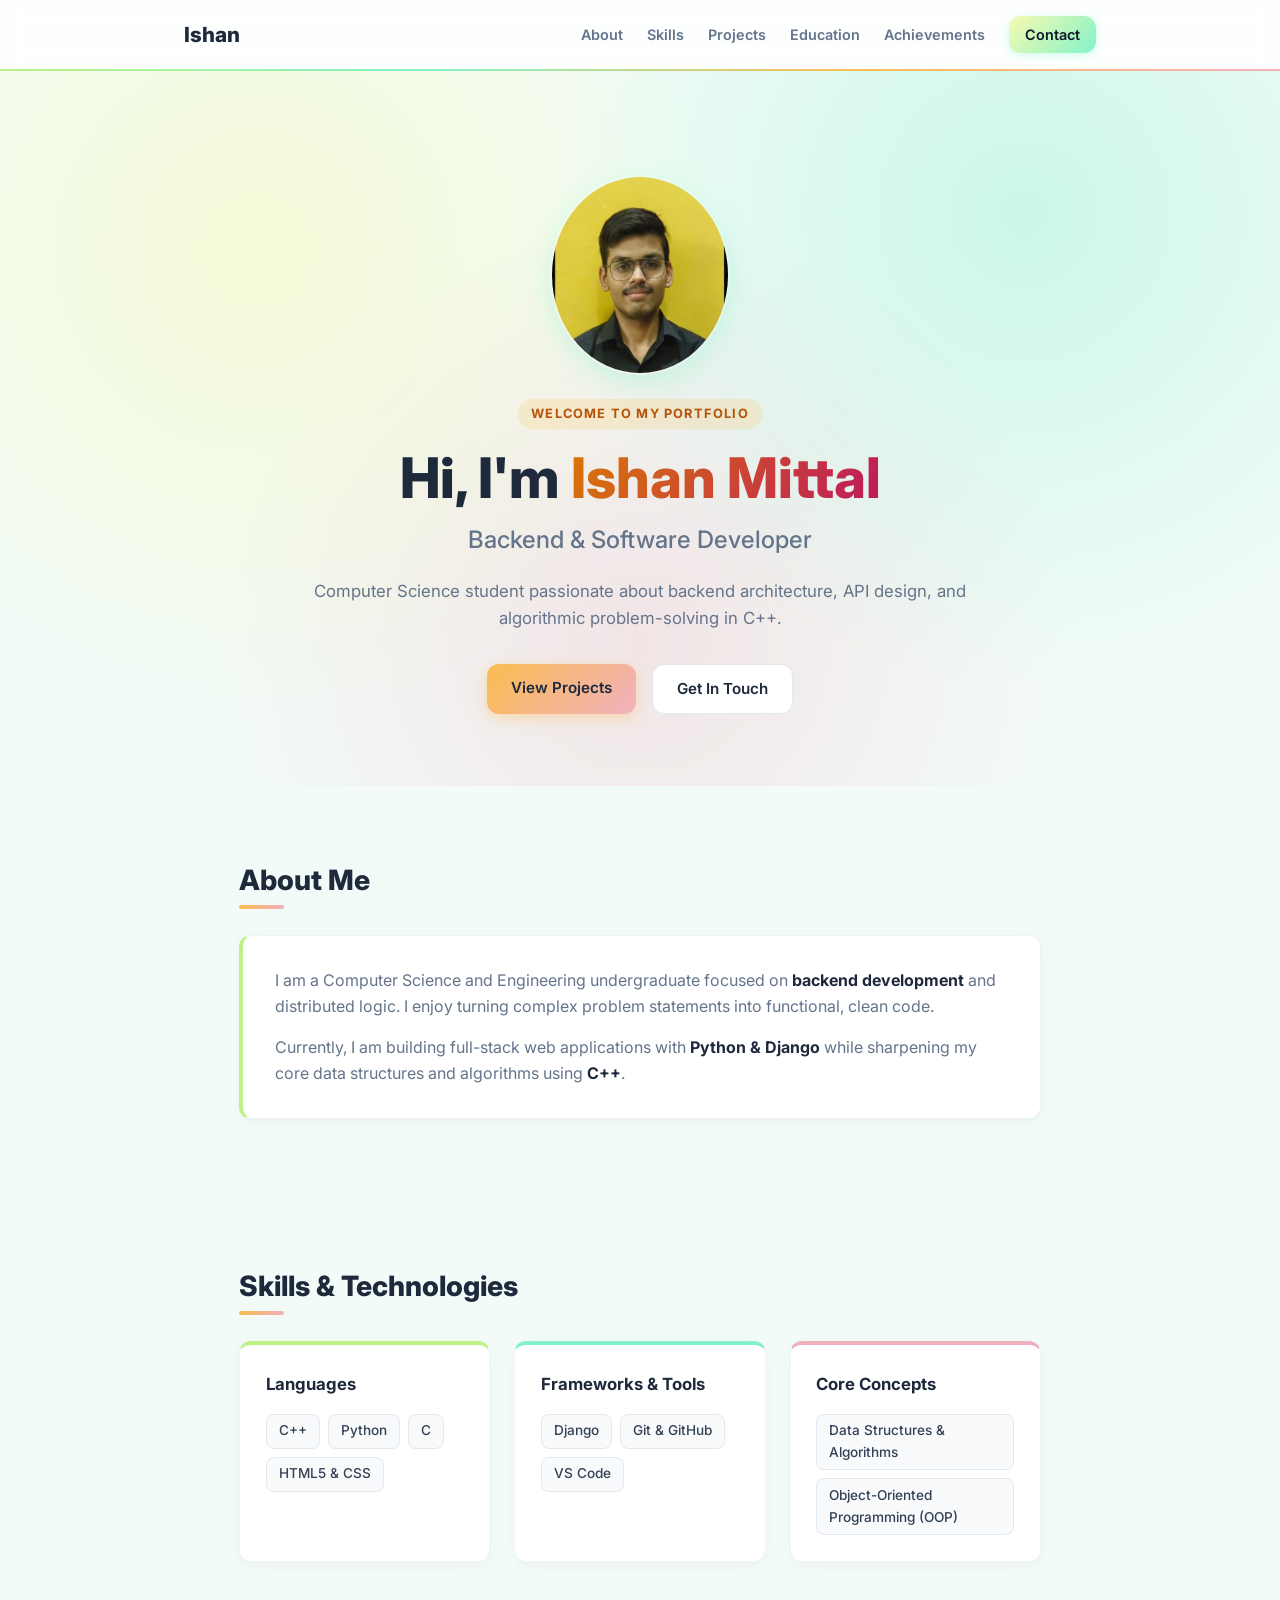
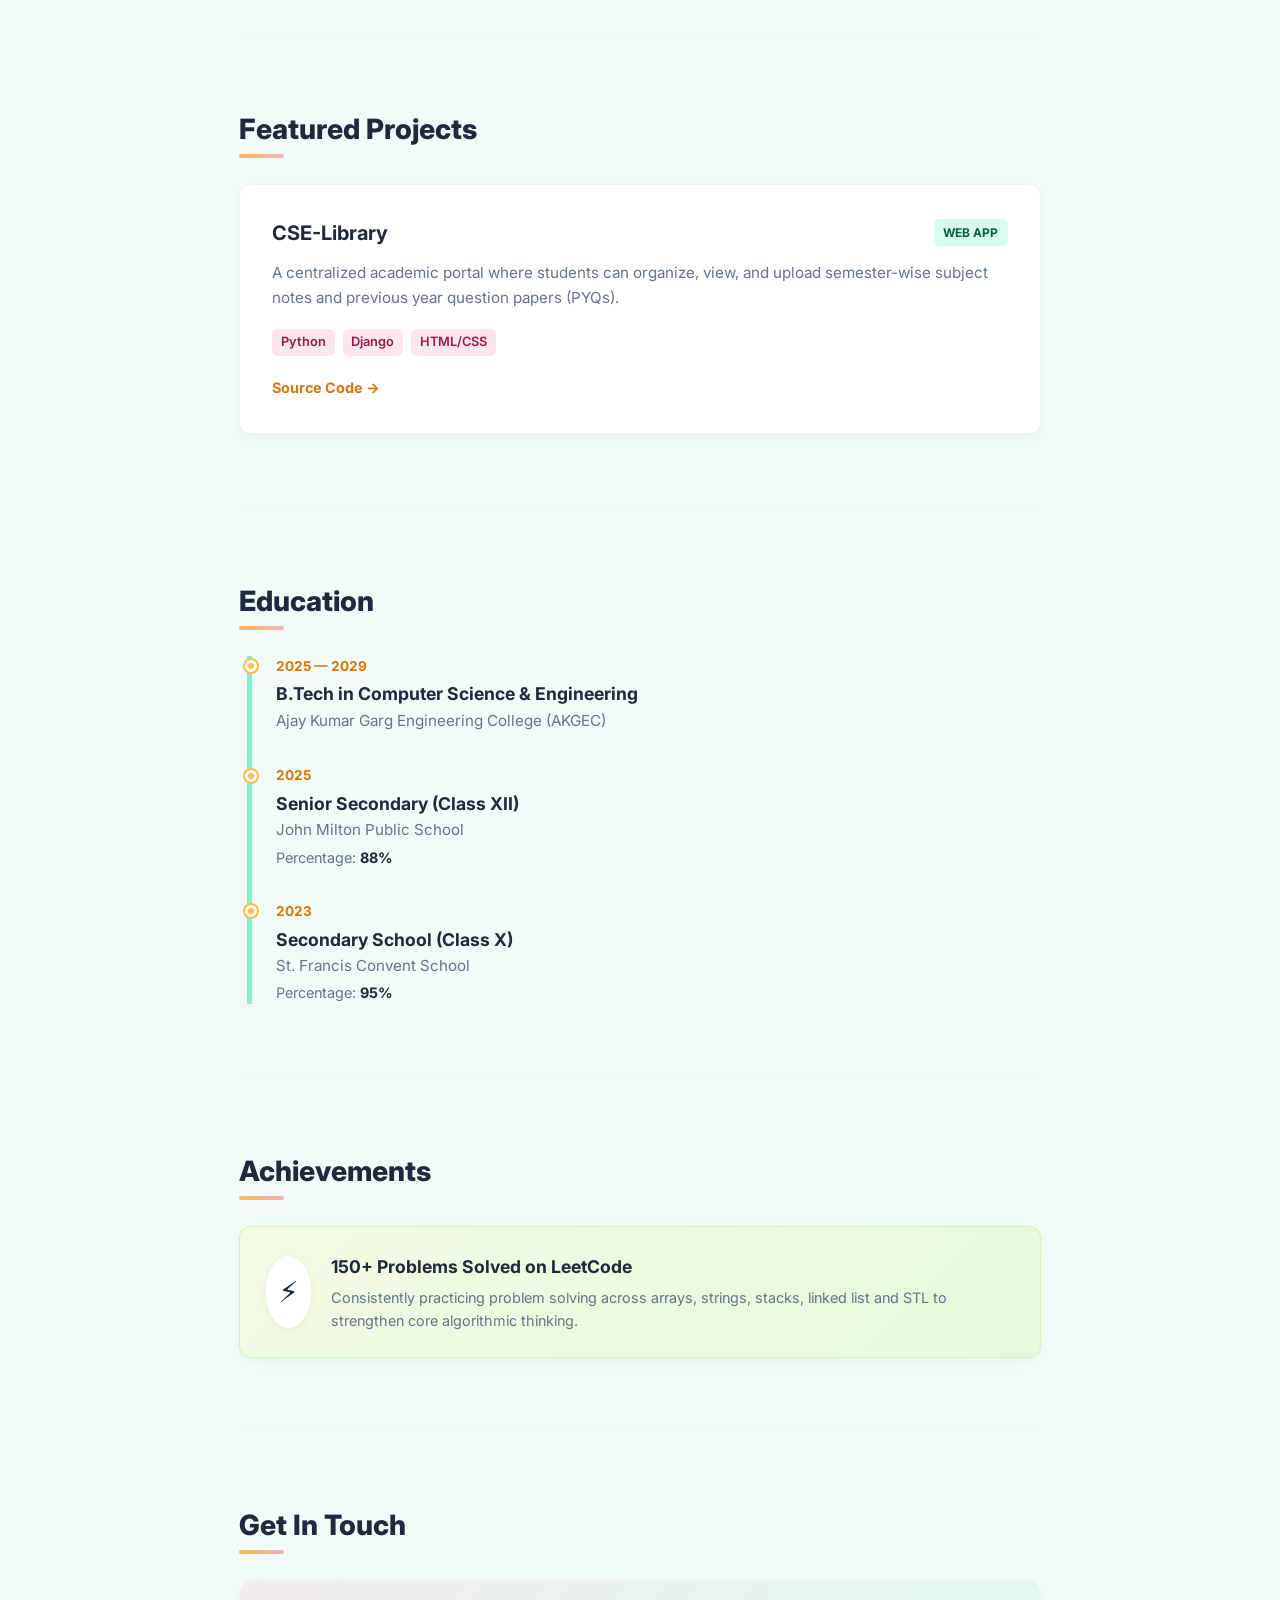
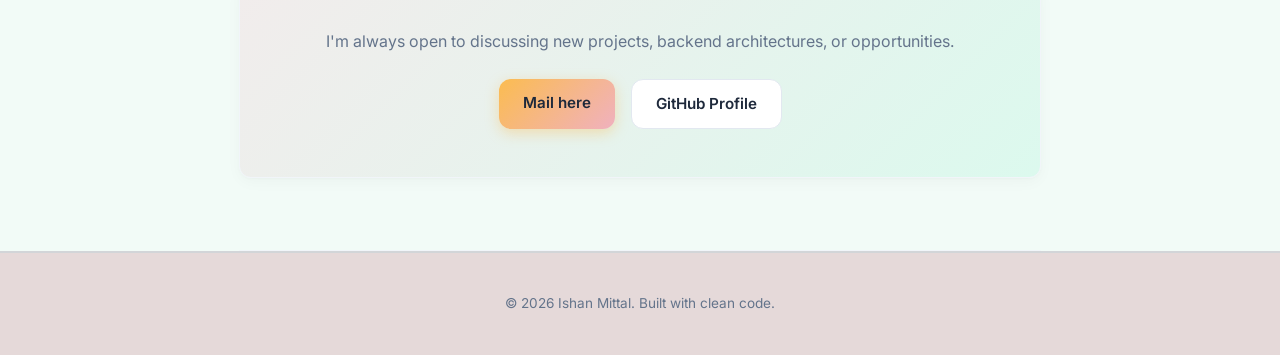
<file: index.html>
<!DOCTYPE html>
<html lang="en">
<head>
  <meta charset="UTF-8">
  <meta name="viewport" content="width=device-width, initial-scale=1.0">
  <title>Ishan Mittal | Backend Developer</title>
  <link rel="stylesheet" href="style.css">
  <!-- Google Fonts -->
  <link rel="preconnect" href="https://fonts.googleapis.com">
  <link rel="preconnect" href="https://fonts.gstatic.com" crossorigin>
  <link href="https://fonts.googleapis.com/css2?family=Inter:wght@300;400;500;600;700&display=swap" rel="stylesheet">
</head>
<body>

  <!-- Navigation -->
  <nav class="nav">
    <div class="nav-container">
      <a href="#home" class="logo">Ishan</a>
      <div class="nav-links">
        <a href="#about">About</a>
        <a href="#skills">Skills</a>
        <a href="#projects">Projects</a>
        <a href="#education">Education</a>
        <a href="#achievements">Achievements</a>
        <a href="#contact" class="btn-nav">Contact</a>
      </div>
    </div>
  </nav>

  <!-- Hero Section -->
  <header id="home" class="hero">
    <div class="hero-content">
        <div class="profile-wrapper">
            <img src="profile.jpeg" alt="Ishan Mittal" class="profile-img">
        </div>
      <p class="hero-tag">Welcome to my portfolio</p>
      <h1>Hi, I'm <span class="highlight">Ishan Mittal</span></h1>
      <h2>Backend &amp; Software Developer</h2>
      <p class="hero-desc">
        Computer Science student passionate about backend architecture, API design, and algorithmic problem-solving in C++.
      </p>
      <div class="hero-btns">
        <a href="#projects" class="btn btn-primary">View Projects</a>
        <a href="#contact" class="btn btn-outline">Get In Touch</a>
      </div>
    </div>
  </header>

  <main class="container">
    
    <!-- About Section -->
    <section id="about" class="section">
      <h2 class="section-title">About Me</h2>
      <div class="about-card">
        <p>I am a Computer Science and Engineering undergraduate focused on <strong>backend development</strong> and distributed logic. I enjoy turning complex problem statements into functional, clean code.</p>
        <p>Currently, I am building full-stack web applications with <strong>Python &amp; Django</strong> while sharpening my core data structures and algorithms using <strong>C++</strong>.</p>
      </div>
    </section>

    <!-- Skills Section -->
    <section id="skills" class="section">
      <h2 class="section-title">Skills &amp; Technologies</h2>
      <div class="skills-grid">
        <div class="skill-category">
          <h3>Languages</h3>
          <div class="tags">
            <span>C++</span>
            <span>Python</span>
            <span>C</span>
            <span>HTML5 &amp; CSS</span>
          </div>
        </div>
        <div class="skill-category">
          <h3>Frameworks &amp; Tools</h3>
          <div class="tags">
            <span>Django</span>
            <span>Git &amp; GitHub</span>
            <span>VS Code</span>
          </div>
        </div>
        <div class="skill-category">
          <h3>Core Concepts</h3>
          <div class="tags">
            <span>Data Structures &amp; Algorithms</span>
            <span>Object-Oriented Programming (OOP)</span>
          </div>
        </div>
      </div>
    </section>

    <!-- Projects Section -->
    <section id="projects" class="section">
      <h2 class="section-title">Featured Projects</h2>
      <div class="project-grid">
        <div class="project-card">
          <div class="project-header">
            <h3>CSE-Library</h3>
            <span class="project-tag">Web App</span>
          </div>
          <p>A centralized academic portal where students can organize, view, and upload semester-wise subject notes and previous year question papers (PYQs).</p>
          <div class="project-tech">
            <span>Python</span>
            <span>Django</span>
            <span>HTML/CSS</span>
          </div>
          <div class="project-links">
            <a href="https://github.com/IshanMittal007/Cse-library" target="_blank" rel="noopener noreferrer">Source Code &rarr;</a>
          </div>
        </div>
      </div>
    </section>

    <!-- Education Section -->
    <section id="education" class="section">
      <h2 class="section-title">Education</h2>
      <div class="timeline">
        
        <div class="timeline-item">
          <div class="timeline-dot"></div>
          <div class="timeline-date">2025 — 2029</div>
          <div class="timeline-content">
            <h3>B.Tech in Computer Science &amp; Engineering</h3>
            <p class="institution">Ajay Kumar Garg Engineering College (AKGEC)</p>
          </div>
        </div>

        <div class="timeline-item">
          <div class="timeline-dot"></div>
          <div class="timeline-date">2025</div>
          <div class="timeline-content">
            <h3>Senior Secondary (Class XII)</h3>
            <p class="institution">John Milton Public School</p>
            <p class="score">Percentage: <strong>88%</strong></p>
          </div>
        </div>

        <div class="timeline-item">
          <div class="timeline-dot"></div>
          <div class="timeline-date">2023</div>
          <div class="timeline-content">
            <h3>Secondary School (Class X)</h3>
            <p class="institution">St. Francis Convent School</p>
            <p class="score">Percentage: <strong>95%</strong></p>
          </div>
        </div>

      </div>
    </section>

    <!-- Achievements Section -->
    <section id="achievements" class="section">
      <h2 class="section-title">Achievements</h2>
      <div class="achievement-card">
        <div class="achievement-badge">⚡</div>
        <div class="achievement-details">
          <h3>150+ Problems Solved on LeetCode</h3>
          <p>Consistently practicing problem solving across arrays, strings, stacks, linked list and STL to strengthen core algorithmic thinking.</p>
        </div>
      </div>
    </section>

    <!-- Contact Section -->
    <section id="contact" class="section">
      <h2 class="section-title">Get In Touch</h2>
      <div class="contact-box">
        <p>I'm always open to discussing new projects, backend architectures, or opportunities.</p>
        <div class="contact-links">
          <a href="mailto:mittalf1@gmail.com" class="btn btn-primary">Mail here</a>
          <a href="https://github.com/IshanMittal007" target="_blank" rel="noopener noreferrer" class="btn btn-outline">GitHub Profile</a>
        </div>
      </div>
    </section>

  </main>

  <!-- Footer -->
  <footer>
    <p>&copy; 2026 Ishan Mittal. Built with clean code.</p>
  </footer>

</body>
</html>
</file>
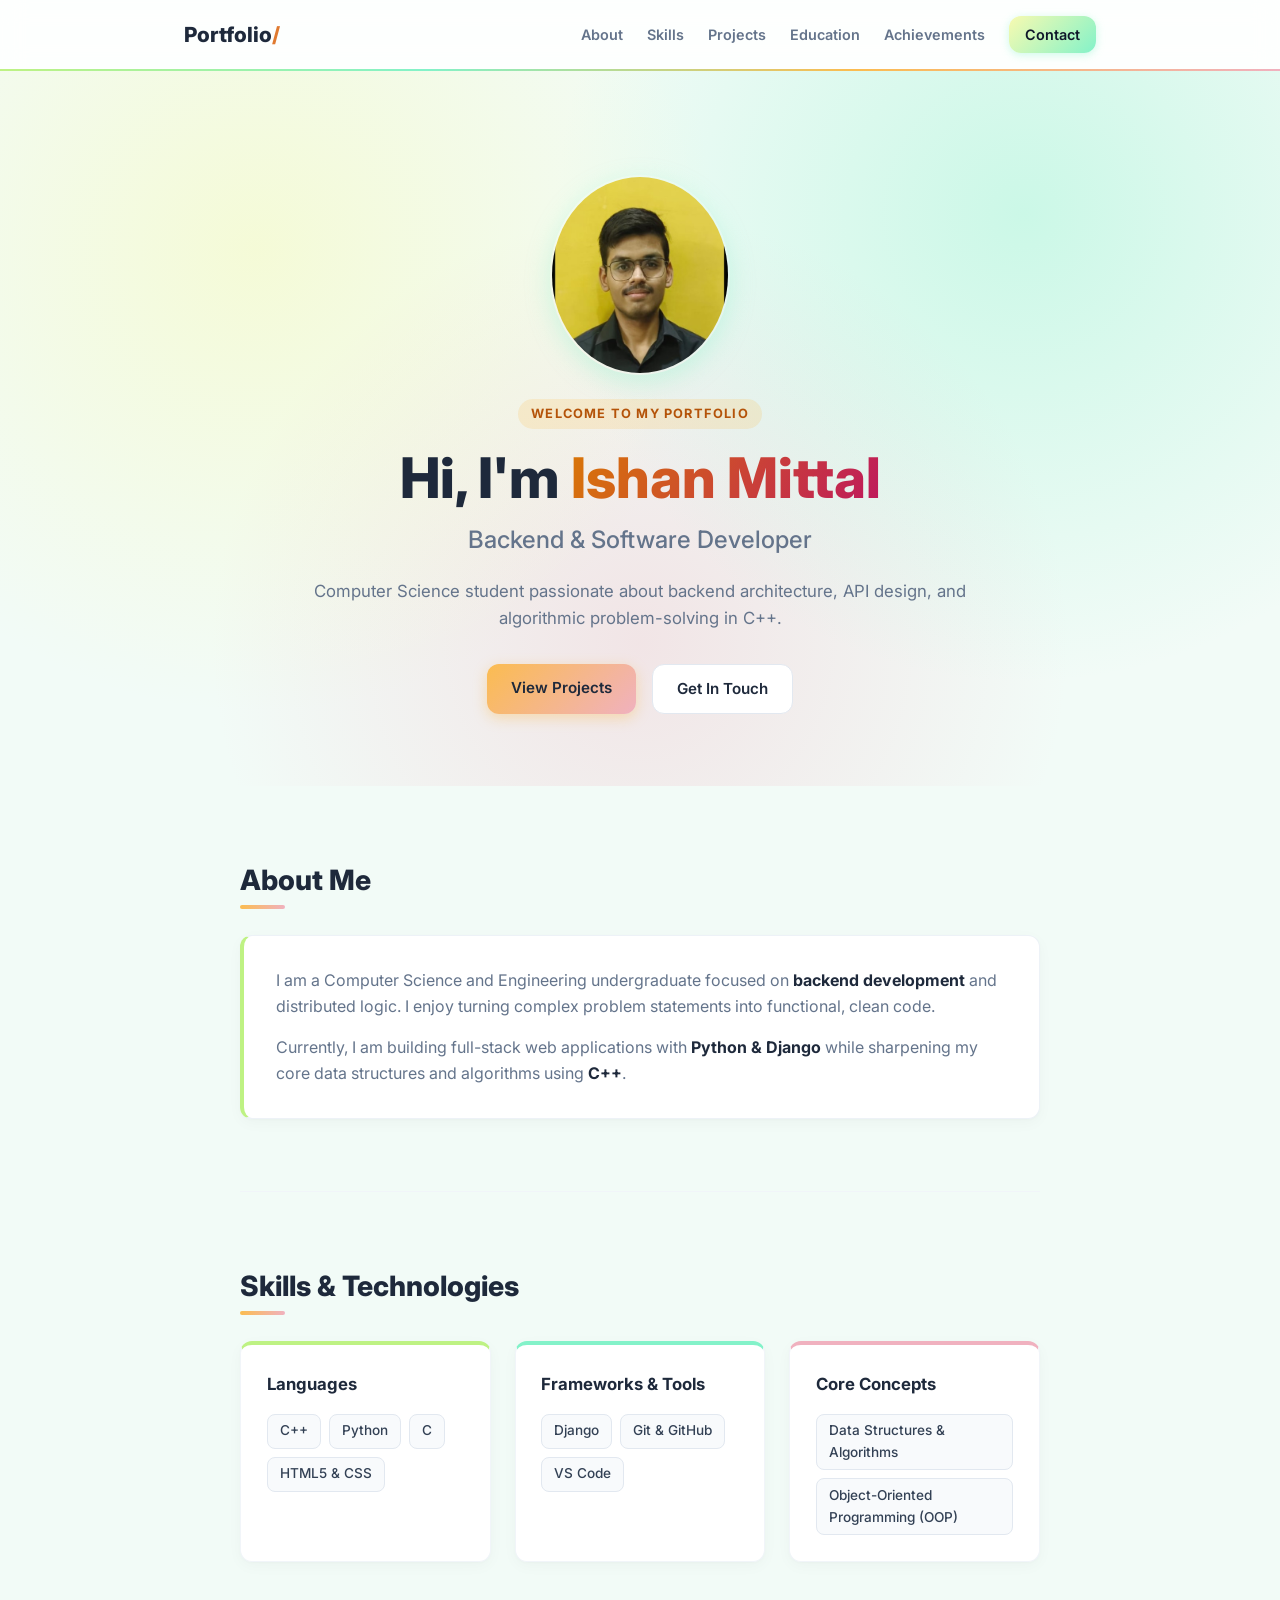
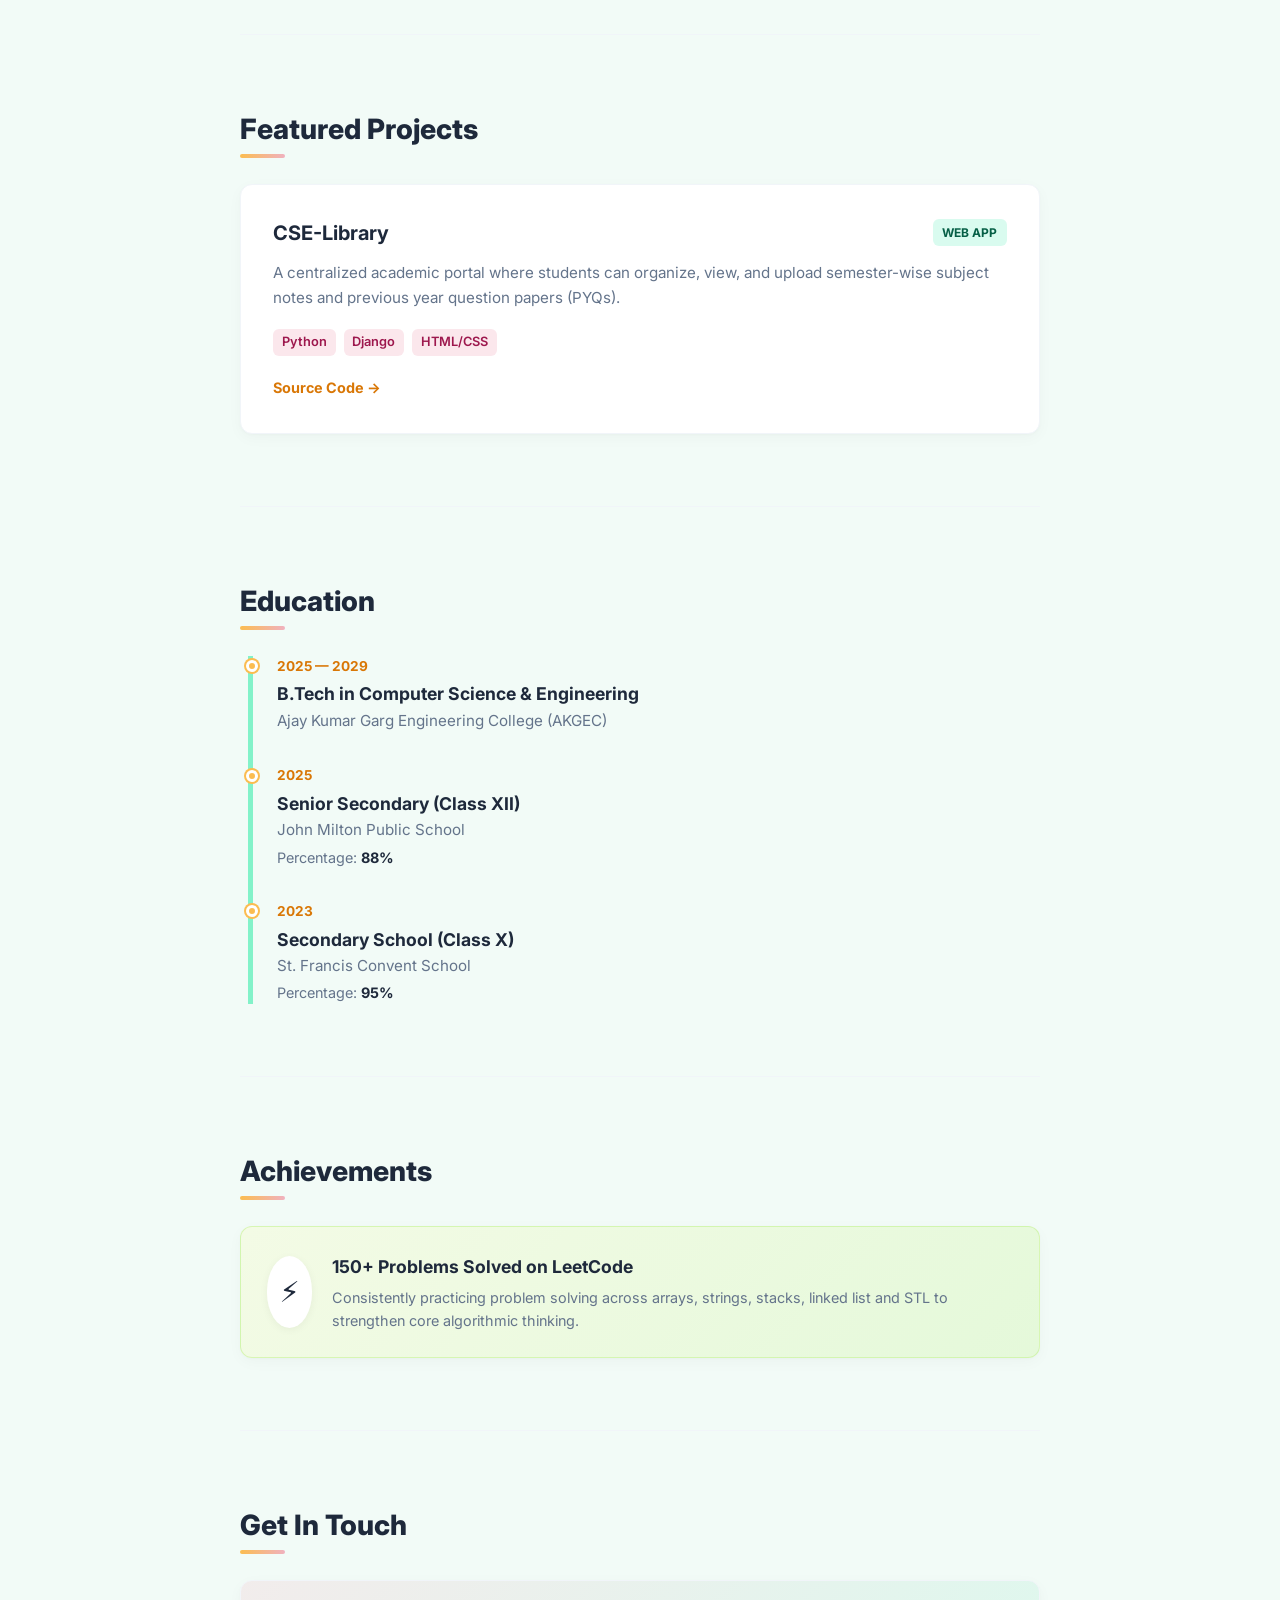
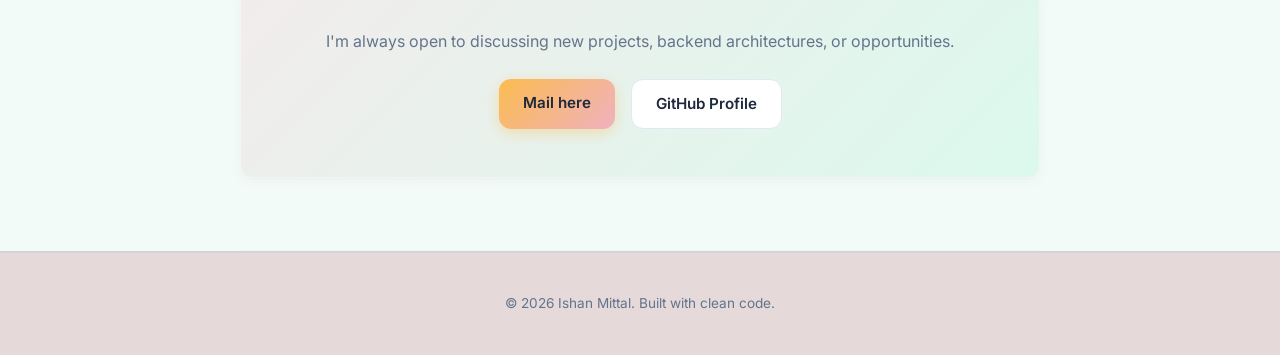
<file: new.html>
<!DOCTYPE html>
<html lang="en">
<head>
  <meta charset="UTF-8">
  <meta name="viewport" content="width=device-width, initial-scale=1.0">
  <title>Ishan Mittal | Backend Developer</title>
  <link rel="stylesheet" href="cs.css">
  <!-- Google Fonts -->
  <link rel="preconnect" href="https://fonts.googleapis.com">
  <link rel="preconnect" href="https://fonts.gstatic.com" crossorigin>
  <link href="https://fonts.googleapis.com/css2?family=Inter:wght@300;400;500;600;700&display=swap" rel="stylesheet">
</head>
<body>

  <!-- Navigation -->
  <nav class="nav">
    <div class="nav-container">
      <a href="#home" class="logo">Portfolio<span>/</span></a>
      <div class="nav-links">
        <a href="#about">About</a>
        <a href="#skills">Skills</a>
        <a href="#projects">Projects</a>
        <a href="#education">Education</a>
        <a href="#achievements">Achievements</a>
        <a href="#contact" class="btn-nav">Contact</a>
      </div>
    </div>
  </nav>

  <!-- Hero Section -->
  <header id="home" class="hero">
    <div class="hero-content">
        <div class="profile-wrapper">
            <img src="profile.jpeg" alt="Ishan Mittal" class="profile-img">
        </div>
      <p class="hero-tag">Welcome to my portfolio</p>
      <h1>Hi, I'm <span class="highlight">Ishan Mittal</span></h1>
      <h2>Backend &amp; Software Developer</h2>
      <p class="hero-desc">
        Computer Science student passionate about backend architecture, API design, and algorithmic problem-solving in C++.
      </p>
      <div class="hero-btns">
        <a href="#projects" class="btn btn-primary">View Projects</a>
        <a href="#contact" class="btn btn-outline">Get In Touch</a>
      </div>
    </div>
  </header>

  <main class="container">
    
    <!-- About Section -->
    <section id="about" class="section">
      <h2 class="section-title">About Me</h2>
      <div class="about-card">
        <p>I am a Computer Science and Engineering undergraduate focused on <strong>backend development</strong> and distributed logic. I enjoy turning complex problem statements into functional, clean code.</p>
        <p>Currently, I am building full-stack web applications with <strong>Python &amp; Django</strong> while sharpening my core data structures and algorithms using <strong>C++</strong>.</p>
      </div>
    </section>

    <!-- Skills Section -->
    <section id="skills" class="section">
      <h2 class="section-title">Skills &amp; Technologies</h2>
      <div class="skills-grid">
        <div class="skill-category">
          <h3>Languages</h3>
          <div class="tags">
            <span>C++</span>
            <span>Python</span>
            <span>C</span>
            <span>HTML5 &amp; CSS</span>
          </div>
        </div>
        <div class="skill-category">
          <h3>Frameworks &amp; Tools</h3>
          <div class="tags">
            <span>Django</span>
            <span>Git &amp; GitHub</span>
            <span>VS Code</span>
          </div>
        </div>
        <div class="skill-category">
          <h3>Core Concepts</h3>
          <div class="tags">
            <span>Data Structures &amp; Algorithms</span>
            <span>Object-Oriented Programming (OOP)</span>
          </div>
        </div>
      </div>
    </section>

    <!-- Projects Section -->
    <section id="projects" class="section">
      <h2 class="section-title">Featured Projects</h2>
      <div class="project-grid">
        <div class="project-card">
          <div class="project-header">
            <h3>CSE-Library</h3>
            <span class="project-tag">Web App</span>
          </div>
          <p>A centralized academic portal where students can organize, view, and upload semester-wise subject notes and previous year question papers (PYQs).</p>
          <div class="project-tech">
            <span>Python</span>
            <span>Django</span>
            <span>HTML/CSS</span>
          </div>
          <div class="project-links">
            <a href="https://github.com/IshanMittal007/Cse-library" target="_blank" rel="noopener noreferrer">Source Code &rarr;</a>
          </div>
        </div>
      </div>
    </section>

    <!-- Education Section -->
    <section id="education" class="section">
      <h2 class="section-title">Education</h2>
      <div class="timeline">
        
        <div class="timeline-item">
          <div class="timeline-dot"></div>
          <div class="timeline-date">2025 — 2029</div>
          <div class="timeline-content">
            <h3>B.Tech in Computer Science &amp; Engineering</h3>
            <p class="institution">Ajay Kumar Garg Engineering College (AKGEC)</p>
          </div>
        </div>

        <div class="timeline-item">
          <div class="timeline-dot"></div>
          <div class="timeline-date">2025</div>
          <div class="timeline-content">
            <h3>Senior Secondary (Class XII)</h3>
            <p class="institution">John Milton Public School</p>
            <p class="score">Percentage: <strong>88%</strong></p>
          </div>
        </div>

        <div class="timeline-item">
          <div class="timeline-dot"></div>
          <div class="timeline-date">2023</div>
          <div class="timeline-content">
            <h3>Secondary School (Class X)</h3>
            <p class="institution">St. Francis Convent School</p>
            <p class="score">Percentage: <strong>95%</strong></p>
          </div>
        </div>

      </div>
    </section>

    <!-- Achievements Section -->
    <section id="achievements" class="section">
      <h2 class="section-title">Achievements</h2>
      <div class="achievement-card">
        <div class="achievement-badge">⚡</div>
        <div class="achievement-details">
          <h3>150+ Problems Solved on LeetCode</h3>
          <p>Consistently practicing problem solving across arrays, strings, stacks, linked list and STL to strengthen core algorithmic thinking.</p>
        </div>
      </div>
    </section>

    <!-- Contact Section -->
    <section id="contact" class="section">
      <h2 class="section-title">Get In Touch</h2>
      <div class="contact-box">
        <p>I'm always open to discussing new projects, backend architectures, or opportunities.</p>
        <div class="contact-links">
          <a href="mailto:mittalf1@gmail.com" class="btn btn-primary">Mail here</a>
          <a href="https://github.com/IshanMittal007" target="_blank" rel="noopener noreferrer" class="btn btn-outline">GitHub Profile</a>
        </div>
      </div>
    </section>

  </main>

  <!-- Footer -->
  <footer>
    <p>&copy; 2026 Ishan Mittal. Built with clean code.</p>
  </footer>

</body>
</html>
</file>
<file: style.css>
/* Color Palette System */
:root {
  --color-lemon: #f8fab0;
  --color-amber: #fbbc50;
  --color-lime: #bef283;
  --color-mint: #83f2c9;
  --color-blush: #f0b1bf;

  /* Theme mappings */
  --bg-main: #f2fbf7;
  --bg-card: #ffffff;
  --text-main: #1e293b;
  --text-muted: #64748b;
  --border: #f1f5f9;
  --radius: 12px;
  --shadow-sm: 0 4px 15px rgba(0, 0, 0, 0.03), 0 1px 3px rgba(0, 0, 0, 0.02);
  --shadow-hover: 0 10px 25px -3px rgba(0, 0, 0, 0.08);
}

* {
  box-sizing: border-box;
  margin: 0;
  padding: 0;
}

html {
  scroll-behavior: smooth;
  font-family: 'Inter', system-ui, -apple-system, sans-serif;
  background-color: var(--bg-main);
  color: var(--text-main);
  line-height: 1.6;
}

/* Navigation */
.nav {
  position: sticky;
  top: 0;
  z-index: 100;
  background: rgba(255, 255, 255, 0.85);
  backdrop-filter: blur(12px);
  border-bottom: 2px solid;
  border-image: linear-gradient(to right, var(--color-lime), var(--color-mint), var(--color-amber), var(--color-blush)) 1;
}

.nav-container {
  max-width: 960px;
  margin: auto;
  display: flex;
  justify-content: space-between;
  align-items: center;
  padding: 1rem 1.5rem;
}

.logo {
  font-weight: 800;
  font-size: 1.3rem;
  color: var(--text-main);
  text-decoration: none;
}

.logo span {
  color: #e07a30;
}

.nav-links {
  display: flex;
  align-items: center;
  gap: 1.5rem;
}

.nav-links a {
  color: var(--text-muted);
  text-decoration: none;
  font-size: 0.9rem;
  font-weight: 600;
  transition: color 0.5s ease;
}

.nav-links a:hover {
  color: #c95772;
}

.btn-nav {
  padding: 0.45rem 1rem;
  background: linear-gradient(135deg, var(--color-lemon), var(--color-mint));
  border: none;
  border-radius: var(--radius);
  color: #0f172a !important;
  box-shadow: 0 2px 8px rgba(131, 242, 201, 0.4);
}

/* Layout */
.container {
  max-width: 850px;
  margin: auto;
  padding: 0 1.5rem;
}

.section {
  padding: 4.5rem 0;
  border-bottom: 1px solid #f1f5f9;
}

.section-title {
  font-size: 1.75rem;
  font-weight: 800;
  color: var(--text-main);
  margin-bottom: 2rem;
  position: relative;
  display: inline-block;
}

.section-title::after {
  content: '';
  position: absolute;
  left: 0;
  bottom: -6px;
  width: 45px;
  height: 4px;
  background: linear-gradient(to right, var(--color-amber), var(--color-blush));
  border-radius: 4px;
}

/* Profile Picture Styling */
.profile-wrapper {
  width: 180px;
  height: 200px;
  margin: 0 auto 1.5rem auto;
  border-radius: 50%;
  padding: 2px;
  /* Glowing gradient border using your palette */
  /* background: linear-gradient(135deg, var(--color-lemon), var(--color-mint), var(--color-amber), var(--color-blush)); */
  box-shadow: 0 8px 24px rgba(131, 242, 201, 0.35);
  transition: transform 0.3s ease, box-shadow 0.3s ease;
}

.profile-wrapper:hover {
  transform: scale(1.05);
  box-shadow: 0 12px 30px rgba(240, 177, 191, 0.5);
}

.profile-img {
  width: 100%;
  height: 100%;
  object-fit: cover;
  border-radius: 50%;
  display: block;
  background: #ffffff;
}

/* Hero Section */
.hero {
  padding: 6.5rem 1.5rem 4.5rem;
  text-align: center;
  /* Multi-color ambient background glow */
  background: 
    radial-gradient(circle at 20% 25%, rgba(248, 250, 176, 0.45) 0%, transparent 40%),
    radial-gradient(circle at 80% 20%, rgba(131, 242, 201, 0.35) 0%, transparent 40%),
    radial-gradient(circle at 50% 80%, rgba(240, 177, 191, 0.3) 0%, transparent 50%);
}

.hero-content {
  max-width: 700px;
  margin: auto;
}

.hero-tag {
  display: inline-block;
  font-size: 0.8rem;
  font-weight: 700;
  text-transform: uppercase;
  letter-spacing: 1.2px;
  background: rgba(251, 188, 80, 0.2);
  color: #b45309;
  padding: 0.3rem 0.8rem;
  border-radius: 20px;
  margin-bottom: 1rem;
}

.hero h1 {
  font-size: clamp(2.2rem, 5vw, 3.5rem);
  font-weight: 800;
  line-height: 1.2;
  margin-bottom: 0.5rem;
  color: var(--text-main);
}

.hero .highlight {
  background: linear-gradient(120deg, #d97706, #be185d);
  background-clip: text;
  -webkit-background-clip: text;
  -webkit-text-fill-color: transparent;
}

.hero h2 {
  font-size: clamp(1.2rem, 3vw, 1.5rem);
  color: var(--text-muted);
  font-weight: 500;
  margin-bottom: 1.2rem;
}

.hero-desc {
  font-size: 1.05rem;
  color: var(--text-muted);
  margin-bottom: 2rem;
}

.hero-btns {
  display: flex;
  justify-content: center;
  gap: 1rem;
}

/* Buttons */
.btn {
  display: inline-block;
  padding: 0.75rem 1.5rem;
  font-size: 0.95rem;
  font-weight: 600;
  text-decoration: none;
  border-radius: var(--radius);
  transition: all 0.25s ease;
}

.btn-primary {
  background: linear-gradient(135deg, var(--color-amber), var(--color-blush));
  color: #1e293b;
  box-shadow: 0 4px 14px rgba(251, 188, 80, 0.4);
  border: none;
}

.btn-primary:hover {
  transform: translateY(-2px);
  box-shadow: 0 6px 20px rgba(240, 177, 191, 0.6);
}

.btn-outline {
  background: var(--bg-card);
  color: var(--text-main);
  border: 1.5px solid #e2e8f0;
}

.btn-outline:hover {
  border-color: var(--color-mint);
  background: rgba(131, 242, 201, 0.15);
  transform: translateY(-2px);
}

/* About */
.about-card {
  background: var(--bg-card);
  border: 1px solid #edf2f7;
  border-left: 4px solid var(--color-lime);
  padding: 2rem;
  border-radius: var(--radius);
  box-shadow: var(--shadow-sm);
  display: flex;
  flex-direction: column;
  gap: 1rem;
  color: var(--text-muted);
}

.about-card strong {
  color: var(--text-main);
}

/* Skills */
.skills-grid {
  display: grid;
  grid-template-columns: repeat(auto-fit, minmax(240px, 1fr));
  gap: 1.5rem;
}

.skill-category {
  background: var(--bg-card);
  border: 1px solid #f1f5f9;
  padding: 1.6rem;
  border-radius: var(--radius);
  box-shadow: var(--shadow-sm);
}

.skill-category:nth-child(1) {
  border-top: 4px solid var(--color-lime);
}

.skill-category:nth-child(2) {
  border-top: 4px solid var(--color-mint);
}

.skill-category:nth-child(3) {
  border-top: 4px solid var(--color-blush);
}

.skill-category h3 {
  font-size: 1.05rem;
  margin-bottom: 1rem;
  color: var(--text-main);
}

.tags {
  display: flex;
  flex-wrap: wrap;
  gap: 0.5rem;
}

.tags span {
  background: #f8fafc;
  border: 1px solid #e2e8f0;
  padding: 0.35rem 0.75rem;
  border-radius: 8px;
  font-size: 0.85rem;
  color: #334155;
  font-weight: 500;
  transition: all 0.2s ease;
}

.tags span:hover {
  background: var(--color-lemon);
  border-color: #e2e890;
}

/* Projects */
.project-grid {
  display: grid;
  grid-template-columns: 1fr;
  gap: 1.5rem;
}

.project-card {
  background: var(--bg-card);
  border: 1px solid #f1f5f9;
  padding: 2rem;
  border-radius: var(--radius);
  box-shadow: var(--shadow-sm);
  transition: transform 0.25s ease, box-shadow 0.25s ease;
}

.project-card:hover {
  transform: translateY(-4px);
  box-shadow: var(--shadow-hover);
}

.project-header {
  display: flex;
  justify-content: space-between;
  align-items: center;
  margin-bottom: 0.8rem;
}

.project-header h3 {
  font-size: 1.25rem;
  color: var(--text-main);
}

.project-tag {
  font-size: 0.75rem;
  font-weight: 700;
  text-transform: uppercase;
  background: rgba(131, 242, 201, 0.3);
  color: #065f46;
  padding: 0.25rem 0.6rem;
  border-radius: 6px;
}

.project-card p {
  color: var(--text-muted);
  font-size: 0.95rem;
  margin-bottom: 1.2rem;
}

.project-tech {
  display: flex;
  flex-wrap: wrap;
  gap: 0.5rem;
  margin-bottom: 1.2rem;
}

.project-tech span {
  font-size: 0.8rem;
  color: #9d174d;
  background: rgba(240, 177, 191, 0.3);
  padding: 0.2rem 0.55rem;
  border-radius: 6px;
  font-weight: 600;
}

.project-links a {
  color: #d97706;
  text-decoration: none;
  font-size: 0.9rem;
  font-weight: 700;
  transition: color 0.2s;
}

.project-links a:hover {
  color: #b45309;
}

/* Timeline (Education) */
.timeline {
  position: relative;
  border-left: 5px solid var(--color-mint);
  margin-left: 0.5rem;
  padding-left: 1.5rem;
  display: flex;
  flex-direction: column;
  gap: 2rem;
}

.timeline-item {
  position: relative;
}

.timeline-dot {
  position: absolute;
  left: -1.95rem;
  top: 0.3rem;
  width: 12px;
  height: 12px;
  border-radius: 50%;
  background: var(--color-amber);
  border: 3px solid #ffffff;
  box-shadow: 0 0 0 2px var(--color-amber);
}

.timeline-date {
  font-size: 0.85rem;
  font-weight: 700;
  color: #d97706;
  margin-bottom: 0.2rem;
}

.timeline-content h3 {
  font-size: 1.1rem;
  color: var(--text-main);
}

.institution {
  color: var(--text-muted);
  font-size: 0.95rem;
}

.score {
  font-size: 0.9rem;
  color: var(--text-muted);
  margin-top: 0.2rem;
}

.score strong {
  color: var(--text-main);
}

/* Achievements */
.achievement-card {
  display: flex;
  align-items: center;
  gap: 1.2rem;
  background: linear-gradient(135deg, rgba(248, 250, 176, 0.25), rgba(190, 242, 131, 0.25));
  border: 1px solid rgba(190, 242, 131, 0.5);
  padding: 1.6rem;
  border-radius: var(--radius);
  box-shadow: var(--shadow-sm);
}

.achievement-badge {
  font-size: 1.8rem;
  background: #ffffff;
  padding: 0.8rem;
  border-radius: 50%;
  box-shadow: 0 2px 8px rgba(0, 0, 0, 0.05);
}

.achievement-details h3 {
  font-size: 1.1rem;
  margin-bottom: 0.3rem;
  color: var(--text-main);
}

.achievement-details p {
  font-size: 0.9rem;
  color: var(--text-muted);
}

/* Contact */
.contact-box {
  background: linear-gradient(135deg, rgba(240, 177, 191, 0.2), rgba(131, 242, 201, 0.2));
  border: 1px solid #f1f5f9;
  padding: 3rem 1.5rem;
  border-radius: var(--radius);
  text-align: center;
  box-shadow: var(--shadow-sm);
}

.contact-box p {
  color: var(--text-muted);
  margin-bottom: 1.5rem;
}

.contact-links {
  display: flex;
  justify-content: center;
  flex-wrap: wrap;
  gap: 1rem;
}

/* Footer */
footer {
  text-align: center;
  padding: 2.5rem 1rem;
  color: var(--text-muted);
  font-size: 0.85rem;
  border-top: 2px solid #d2d5d8;
  background: #e5d9d9;
}

/* Responsive */
@media (max-width: 650px) {
  .nav-links {
    display: none;
  }
  .hero {
    padding: 4.5rem 1rem 3rem;
  }
  .section {
    padding: 3.5rem 0;
  }
  .hero-btns {
    flex-direction: column;
  }
}
</file>
<file: cs.css>
/* Color Palette System */
:root {
  --color-lemon: #f8fab0;
  --color-amber: #fbbc50;
  --color-lime: #bef283;
  --color-mint: #83f2c9;
  --color-blush: #f0b1bf;

  /* Theme mappings */
  --bg-main: #f2fbf7;
  --bg-card: #ffffff;
  --text-main: #1e293b;
  --text-muted: #64748b;
  --border: #f1f5f9;
  --radius: 12px;
  --shadow-sm: 0 4px 15px rgba(0, 0, 0, 0.03), 0 1px 3px rgba(0, 0, 0, 0.02);
  --shadow-hover: 0 10px 25px -3px rgba(0, 0, 0, 0.08);
}

* {
  box-sizing: border-box;
  margin: 0;
  padding: 0;
}

html {
  scroll-behavior: smooth;
  font-family: 'Inter', system-ui, -apple-system, sans-serif;
  background-color: var(--bg-main);
  color: var(--text-main);
  line-height: 1.6;
}

/* Navigation */
.nav {
  position: sticky;
  top: 0;
  z-index: 100;
  background: rgba(255, 255, 255, 0.85);
  backdrop-filter: blur(12px);
  border-bottom: 2px solid;
  border-image: linear-gradient(to right, var(--color-lime), var(--color-mint), var(--color-amber), var(--color-blush)) 1;
}

.nav-container {
  max-width: 960px;
  margin: auto;
  display: flex;
  justify-content: space-between;
  align-items: center;
  padding: 1rem 1.5rem;
}

.logo {
  font-weight: 800;
  font-size: 1.3rem;
  color: var(--text-main);
  text-decoration: none;
}

.logo span {
  color: #e07a30;
}

.nav-links {
  display: flex;
  align-items: center;
  gap: 1.5rem;
}

.nav-links a {
  color: var(--text-muted);
  text-decoration: none;
  font-size: 0.9rem;
  font-weight: 600;
  transition: color 0.5s ease;
}

.nav-links a:hover {
  color: #c95772;
}

.btn-nav {
  padding: 0.45rem 1rem;
  background: linear-gradient(135deg, var(--color-lemon), var(--color-mint));
  border: none;
  border-radius: var(--radius);
  color: #0f172a !important;
  box-shadow: 0 2px 8px rgba(131, 242, 201, 0.4);
}

/* Layout */
.container {
  max-width: 2000px;
  margin: auto;
  padding: 0 15rem;
}

.section {
  padding: 4.5rem 0;
  border-bottom: 1px solid #f1f5f9;
}

.section-title {
  font-size: 1.75rem;
  font-weight: 800;
  color: var(--text-main);
  margin-bottom: 2rem;
  position: relative;
  display: inline-block;
}

.section-title::after {
  content: '';
  position: absolute;
  left: 0;
  bottom: -6px;
  width: 45px;
  height: 4px;
  background: linear-gradient(to right, var(--color-amber), var(--color-blush));
  border-radius: 4px;
}

/* Profile Picture Styling */
.profile-wrapper {
  width: 180px;
  height: 200px;
  margin: 0 auto 1.5rem auto;
  border-radius: 50%;
  padding: 2px;
  /* Glowing gradient border using your palette */
  /* background: linear-gradient(135deg, var(--color-lemon), var(--color-mint), var(--color-amber), var(--color-blush)); */
  box-shadow: 0 8px 24px rgba(131, 242, 201, 0.35);
  transition: transform 0.3s ease, box-shadow 0.3s ease;
}

.profile-wrapper:hover {
  transform: scale(1.05);
  box-shadow: 0 12px 30px rgba(240, 177, 191, 0.5);
}

.profile-img {
  width: 100%;
  height: 100%;
  object-fit: cover;
  border-radius: 50%;
  display: block;
  background: #ffffff;
}

/* Hero Section */
.hero {
  padding: 6.5rem 1.5rem 4.5rem;
  text-align: center;
  /* Multi-color ambient background glow */
  background: 
    radial-gradient(circle at 20% 25%, rgba(248, 250, 176, 0.45) 0%, transparent 40%),
    radial-gradient(circle at 80% 20%, rgba(131, 242, 201, 0.35) 0%, transparent 40%),
    radial-gradient(circle at 50% 80%, rgba(240, 177, 191, 0.3) 0%, transparent 50%);
}

.hero-content {
  max-width: 700px;
  margin: auto;
}

.hero-tag {
  display: inline-block;
  font-size: 0.8rem;
  font-weight: 700;
  text-transform: uppercase;
  letter-spacing: 1.2px;
  background: rgba(251, 188, 80, 0.2);
  color: #b45309;
  padding: 0.3rem 0.8rem;
  border-radius: 20px;
  margin-bottom: 1rem;
}

.hero h1 {
  font-size: clamp(2.2rem, 5vw, 3.5rem);
  font-weight: 800;
  line-height: 1.2;
  margin-bottom: 0.5rem;
  color: var(--text-main);
}

.hero .highlight {
  background: linear-gradient(120deg, #d97706, #be185d);
  background-clip: text;
  -webkit-background-clip: text;
  -webkit-text-fill-color: transparent;
}

.hero h2 {
  font-size: clamp(1.2rem, 3vw, 1.5rem);
  color: var(--text-muted);
  font-weight: 500;
  margin-bottom: 1.2rem;
}

.hero-desc {
  font-size: 1.05rem;
  color: var(--text-muted);
  margin-bottom: 2rem;
}

.hero-btns {
  display: flex;
  justify-content: center;
  gap: 1rem;
}

/* Buttons */
.btn {
  display: inline-block;
  padding: 0.75rem 1.5rem;
  font-size: 0.95rem;
  font-weight: 600;
  text-decoration: none;
  border-radius: var(--radius);
  transition: all 0.25s ease;
}

.btn-primary {
  background: linear-gradient(135deg, var(--color-amber), var(--color-blush));
  color: #1e293b;
  box-shadow: 0 4px 14px rgba(251, 188, 80, 0.4);
  border: none;
}

.btn-primary:hover {
  transform: translateY(-2px);
  box-shadow: 0 6px 20px rgba(240, 177, 191, 0.6);
}

.btn-outline {
  background: var(--bg-card);
  color: var(--text-main);
  border: 1.5px solid #e2e8f0;
}

.btn-outline:hover {
  border-color: var(--color-mint);
  background: rgba(131, 242, 201, 0.15);
  transform: translateY(-2px);
}

/* About */
.about-card {
  background: var(--bg-card);
  border: 1px solid #edf2f7;
  border-left: 4px solid var(--color-lime);
  padding: 2rem;
  border-radius: var(--radius);
  box-shadow: var(--shadow-sm);
  display: flex;
  flex-direction: column;
  gap: 1rem;
  color: var(--text-muted);
}

.about-card strong {
  color: var(--text-main);
}

/* Skills */
.skills-grid {
  display: grid;
  grid-template-columns: repeat(auto-fit, minmax(240px, 1fr));
  gap: 1.5rem;
}

.skill-category {
  background: var(--bg-card);
  border: 1px solid #f1f5f9;
  padding: 1.6rem;
  border-radius: var(--radius);
  box-shadow: var(--shadow-sm);
}

.skill-category:nth-child(1) {
  border-top: 4px solid var(--color-lime);
}

.skill-category:nth-child(2) {
  border-top: 4px solid var(--color-mint);
}

.skill-category:nth-child(3) {
  border-top: 4px solid var(--color-blush);
}

.skill-category h3 {
  font-size: 1.05rem;
  margin-bottom: 1rem;
  color: var(--text-main);
}

.tags {
  display: flex;
  flex-wrap: wrap;
  gap: 0.5rem;
}

.tags span {
  background: #f8fafc;
  border: 1px solid #e2e8f0;
  padding: 0.35rem 0.75rem;
  border-radius: 8px;
  font-size: 0.85rem;
  color: #334155;
  font-weight: 500;
  transition: all 0.2s ease;
}

.tags span:hover {
  background: var(--color-lemon);
  border-color: #e2e890;
}

/* Projects */
.project-grid {
  display: grid;
  grid-template-columns: 1fr;
  gap: 1.5rem;
}

.project-card {
  background: var(--bg-card);
  border: 1px solid #f1f5f9;
  padding: 2rem;
  border-radius: var(--radius);
  box-shadow: var(--shadow-sm);
  transition: transform 0.25s ease, box-shadow 0.25s ease;
}

.project-card:hover {
  transform: translateY(-4px);
  box-shadow: var(--shadow-hover);
}

.project-header {
  display: flex;
  justify-content: space-between;
  align-items: center;
  margin-bottom: 0.8rem;
}

.project-header h3 {
  font-size: 1.25rem;
  color: var(--text-main);
}

.project-tag {
  font-size: 0.75rem;
  font-weight: 700;
  text-transform: uppercase;
  background: rgba(131, 242, 201, 0.3);
  color: #065f46;
  padding: 0.25rem 0.6rem;
  border-radius: 6px;
}

.project-card p {
  color: var(--text-muted);
  font-size: 0.95rem;
  margin-bottom: 1.2rem;
}

.project-tech {
  display: flex;
  flex-wrap: wrap;
  gap: 0.5rem;
  margin-bottom: 1.2rem;
}

.project-tech span {
  font-size: 0.8rem;
  color: #9d174d;
  background: rgba(240, 177, 191, 0.3);
  padding: 0.2rem 0.55rem;
  border-radius: 6px;
  font-weight: 600;
}

.project-links a {
  color: #d97706;
  text-decoration: none;
  font-size: 0.9rem;
  font-weight: 700;
  transition: color 0.2s;
}

.project-links a:hover {
  color: #b45309;
}

/* Timeline (Education) */
.timeline {
  position: relative;
  border-left: 5px solid var(--color-mint);
  margin-left: 0.5rem;
  padding-left: 1.5rem;
  display: flex;
  flex-direction: column;
  gap: 2rem;
}

.timeline-item {
  position: relative;
}

.timeline-dot {
  position: absolute;
  left: -1.95rem;
  top: 0.3rem;
  width: 12px;
  height: 12px;
  border-radius: 50%;
  background: var(--color-amber);
  border: 3px solid #ffffff;
  box-shadow: 0 0 0 2px var(--color-amber);
}

.timeline-date {
  font-size: 0.85rem;
  font-weight: 700;
  color: #d97706;
  margin-bottom: 0.2rem;
}

.timeline-content h3 {
  font-size: 1.1rem;
  color: var(--text-main);
}

.institution {
  color: var(--text-muted);
  font-size: 0.95rem;
}

.score {
  font-size: 0.9rem;
  color: var(--text-muted);
  margin-top: 0.2rem;
}

.score strong {
  color: var(--text-main);
}

/* Achievements */
.achievement-card {
  display: flex;
  align-items: center;
  gap: 1.2rem;
  background: linear-gradient(135deg, rgba(248, 250, 176, 0.25), rgba(190, 242, 131, 0.25));
  border: 1px solid rgba(190, 242, 131, 0.5);
  padding: 1.6rem;
  border-radius: var(--radius);
  box-shadow: var(--shadow-sm);
}

.achievement-badge {
  font-size: 1.8rem;
  background: #ffffff;
  padding: 0.8rem;
  border-radius: 50%;
  box-shadow: 0 2px 8px rgba(0, 0, 0, 0.05);
}

.achievement-details h3 {
  font-size: 1.1rem;
  margin-bottom: 0.3rem;
  color: var(--text-main);
}

.achievement-details p {
  font-size: 0.9rem;
  color: var(--text-muted);
}

/* Contact */
.contact-box {
  background: linear-gradient(135deg, rgba(240, 177, 191, 0.2), rgba(131, 242, 201, 0.2));
  border: 1px solid #f1f5f9;
  padding: 3rem 1.5rem;
  border-radius: var(--radius);
  text-align: center;
  box-shadow: var(--shadow-sm);
}

.contact-box p {
  color: var(--text-muted);
  margin-bottom: 1.5rem;
}

.contact-links {
  display: flex;
  justify-content: center;
  flex-wrap: wrap;
  gap: 1rem;
}

/* Footer */
footer {
  text-align: center;
  padding: 2.5rem 1rem;
  color: var(--text-muted);
  font-size: 0.85rem;
  border-top: 2px solid #d2d5d8;
  background: #e5d9d9;
}

/* Responsive */
@media (max-width: 650px) {
  .nav-links {
    display: none;
  }
  .hero {
    padding: 4.5rem 1rem 3rem;
  }
  .section {
    padding: 3.5rem 0;
  }
  .hero-btns {
    flex-direction: column;
  }
}
</file>
